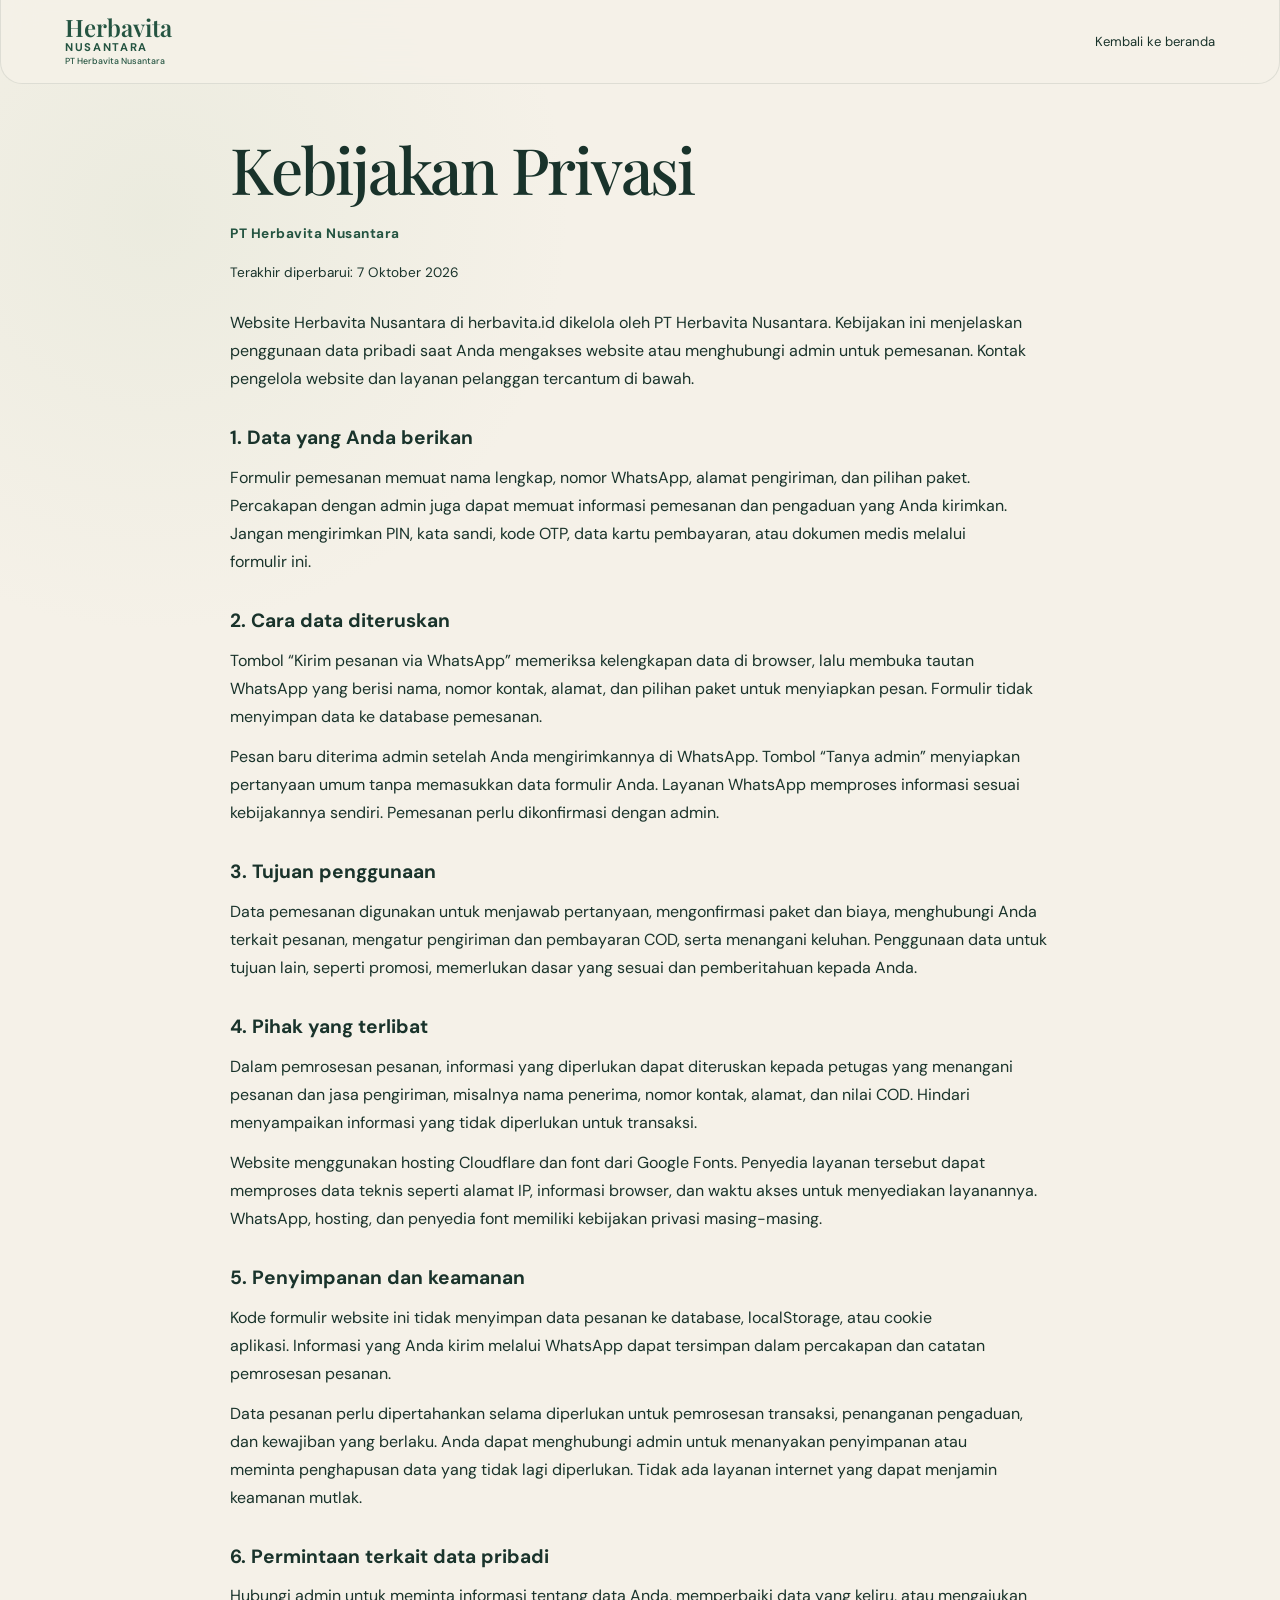
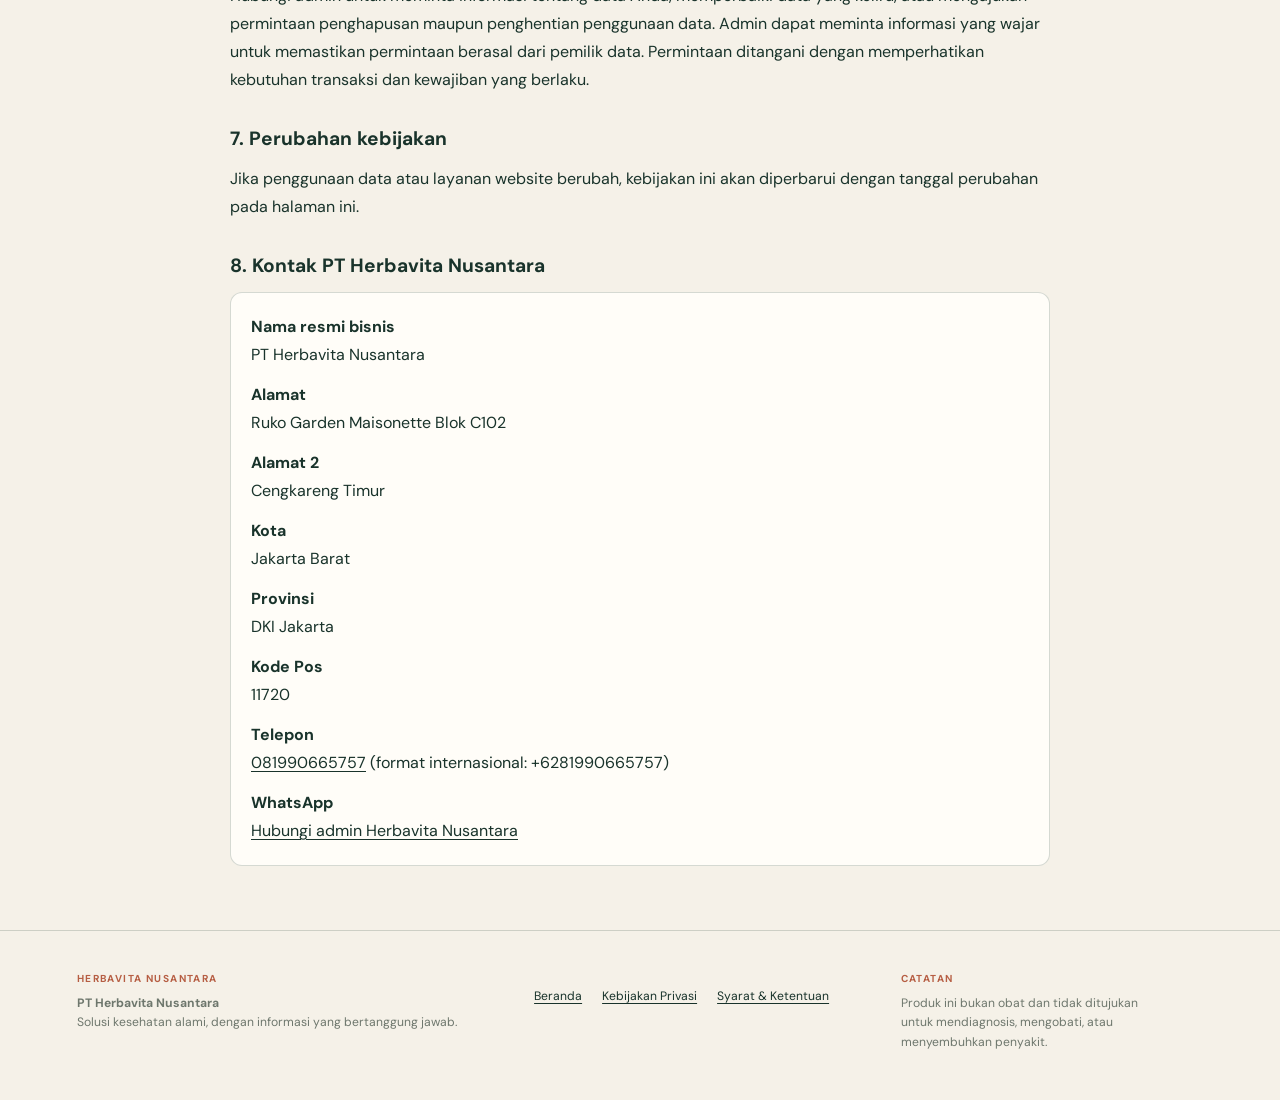
<file: kebijakan-privasi.html>
<!doctype html>
<html lang="id">
  <head>
    <meta charset="utf-8" />
    <meta name="viewport" content="width=device-width, initial-scale=1" />
    <meta name="description" content="Kebijakan Privasi PT Herbavita Nusantara: penggunaan data pemesanan, layanan pihak ketiga, serta kontak untuk pertanyaan dan permintaan terkait data pribadi." />
    <title>Kebijakan Privasi | PT Herbavita Nusantara</title>
    <link rel="icon" href="assets/favicon.svg" type="image/svg+xml" />
    <link rel="stylesheet" href="styles.css?v=16" />
    <link rel="stylesheet" href="legal.css?v=2" />
  </head>
  <body class="legal-page">
    <header class="site-header">
      <a class="brand-mark herbavita-brand" href="index.html" aria-label="Herbavita Nusantara, kembali ke beranda"><span>Herbavita<span>Nusantara</span><small>PT Herbavita Nusantara</small></span></a>
      <nav aria-label="Navigasi utama"><a href="index.html">Kembali ke beranda</a></nav>
    </header>
    <main class="legal-main">
      <h1>Kebijakan Privasi</h1>
      <p class="business-intro">PT Herbavita Nusantara</p>
      <p class="legal-updated">Terakhir diperbarui: <time datetime="2026-10-07">7 Oktober 2026</time></p>
      <p>Website Herbavita Nusantara di herbavita.id dikelola oleh PT Herbavita Nusantara. Kebijakan ini menjelaskan penggunaan data pribadi saat Anda mengakses website atau menghubungi admin untuk pemesanan. Kontak pengelola website dan layanan pelanggan tercantum di bawah.</p>

      <h2>1. Data yang Anda berikan</h2>
      <p>Formulir pemesanan memuat nama lengkap, nomor WhatsApp, alamat pengiriman, dan pilihan paket. Percakapan dengan admin juga dapat memuat informasi pemesanan dan pengaduan yang Anda kirimkan. Jangan mengirimkan PIN, kata sandi, kode OTP, data kartu pembayaran, atau dokumen medis melalui formulir ini.</p>

      <h2>2. Cara data diteruskan</h2>
      <p>Tombol “Kirim pesanan via WhatsApp” memeriksa kelengkapan data di browser, lalu membuka tautan WhatsApp yang berisi nama, nomor kontak, alamat, dan pilihan paket untuk menyiapkan pesan. Formulir tidak menyimpan data ke database pemesanan.</p>
      <p>Pesan baru diterima admin setelah Anda mengirimkannya di WhatsApp. Tombol “Tanya admin” menyiapkan pertanyaan umum tanpa memasukkan data formulir Anda. Layanan WhatsApp memproses informasi sesuai kebijakannya sendiri. Pemesanan perlu dikonfirmasi dengan admin.</p>

      <h2>3. Tujuan penggunaan</h2>
      <p>Data pemesanan digunakan untuk menjawab pertanyaan, mengonfirmasi paket dan biaya, menghubungi Anda terkait pesanan, mengatur pengiriman dan pembayaran COD, serta menangani keluhan. Penggunaan data untuk tujuan lain, seperti promosi, memerlukan dasar yang sesuai dan pemberitahuan kepada Anda.</p>

      <h2>4. Pihak yang terlibat</h2>
      <p>Dalam pemrosesan pesanan, informasi yang diperlukan dapat diteruskan kepada petugas yang menangani pesanan dan jasa pengiriman, misalnya nama penerima, nomor kontak, alamat, dan nilai COD. Hindari menyampaikan informasi yang tidak diperlukan untuk transaksi.</p>
      <p>Website menggunakan hosting Cloudflare dan font dari Google Fonts. Penyedia layanan tersebut dapat memproses data teknis seperti alamat IP, informasi browser, dan waktu akses untuk menyediakan layanannya. WhatsApp, hosting, dan penyedia font memiliki kebijakan privasi masing-masing.</p>

      <h2>5. Penyimpanan dan keamanan</h2>
      <p>Kode formulir website ini tidak menyimpan data pesanan ke database, localStorage, atau cookie aplikasi. Informasi yang Anda kirim melalui WhatsApp dapat tersimpan dalam percakapan dan catatan pemrosesan pesanan.</p>
      <p>Data pesanan perlu dipertahankan selama diperlukan untuk pemrosesan transaksi, penanganan pengaduan, dan kewajiban yang berlaku. Anda dapat menghubungi admin untuk menanyakan penyimpanan atau meminta penghapusan data yang tidak lagi diperlukan. Tidak ada layanan internet yang dapat menjamin keamanan mutlak.</p>

      <h2>6. Permintaan terkait data pribadi</h2>
      <p>Hubungi admin untuk meminta informasi tentang data Anda, memperbaiki data yang keliru, atau mengajukan permintaan penghapusan maupun penghentian penggunaan data. Admin dapat meminta informasi yang wajar untuk memastikan permintaan berasal dari pemilik data. Permintaan ditangani dengan memperhatikan kebutuhan transaksi dan kewajiban yang berlaku.</p>

      <h2>7. Perubahan kebijakan</h2>
      <p>Jika penggunaan data atau layanan website berubah, kebijakan ini akan diperbarui dengan tanggal perubahan pada halaman ini.</p>

      <h2>8. Kontak PT Herbavita Nusantara</h2>
      <div class="legal-contact">
        <dl>
          <dt>Nama resmi bisnis</dt><dd>PT Herbavita Nusantara</dd>
          <dt>Alamat</dt><dd>Ruko Garden Maisonette Blok C102</dd>
          <dt>Alamat 2</dt><dd>Cengkareng Timur</dd>
          <dt>Kota</dt><dd>Jakarta Barat</dd>
          <dt>Provinsi</dt><dd>DKI Jakarta</dd>
          <dt>Kode Pos</dt><dd>11720</dd>
          <dt>Telepon</dt><dd><a href="tel:+6281990665757">081990665757</a> (format internasional: +6281990665757)</dd>
          <dt>WhatsApp</dt><dd><a href="https://wa.me/6281990665757" target="_blank" rel="noopener noreferrer">Hubungi admin Herbavita Nusantara</a></dd>
        </dl>
      </div>
    </main>
    <footer class="site-footer">
      <div><p class="footer-label">Herbavita Nusantara</p><p><strong>PT Herbavita Nusantara</strong></p><p>Solusi kesehatan alami, dengan informasi yang bertanggung jawab.</p></div>
      <nav class="footer-links" aria-label="Informasi website"><a href="index.html">Beranda</a><a href="kebijakan-privasi.html" aria-current="page">Kebijakan Privasi</a><a href="syarat-ketentuan.html">Syarat &amp; Ketentuan</a></nav>
      <div><p class="footer-label">Catatan</p><p>Produk ini bukan obat dan tidak ditujukan untuk mendiagnosis, mengobati, atau menyembuhkan penyakit.</p></div>
    </footer>
  <script type="module" src="https://static.cloudflareinsights.com/beacon.min.js/v31edd6df95cf4e85bb4c19e7a9bdbcba1788362987495" integrity="sha512-iIg7k2xntmwu6/uSb5tpc/hySgZc4eoL31yB29W6tJFo2akwjPWcEqnCEdJvGexCL0KEQwVYv5BlowfhVz26hg==" data-cf-beacon='{"version":"2024.11.0","token":"fbeb2f4fb5a64e6eb7a57322ea0f8199","r":1,"spa":2}' crossorigin="anonymous"></script>
</body>
</html>
</file>
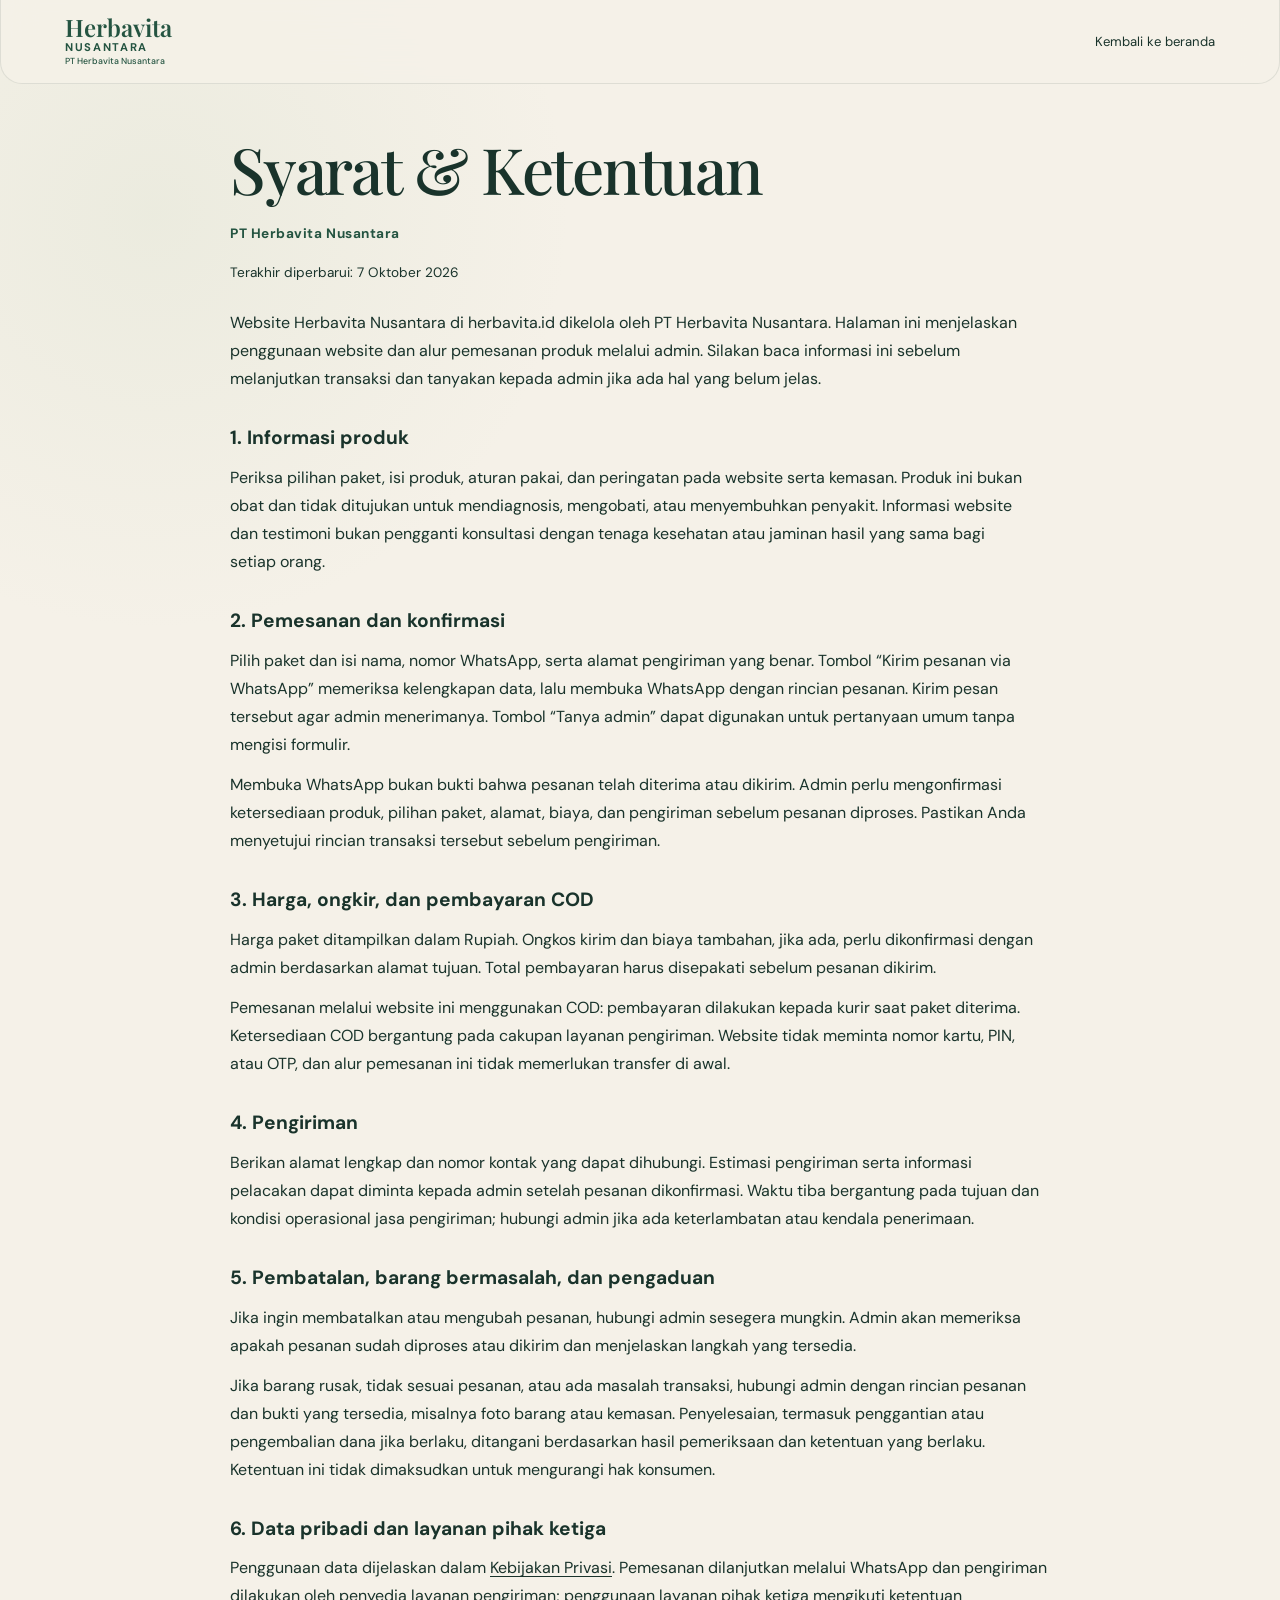
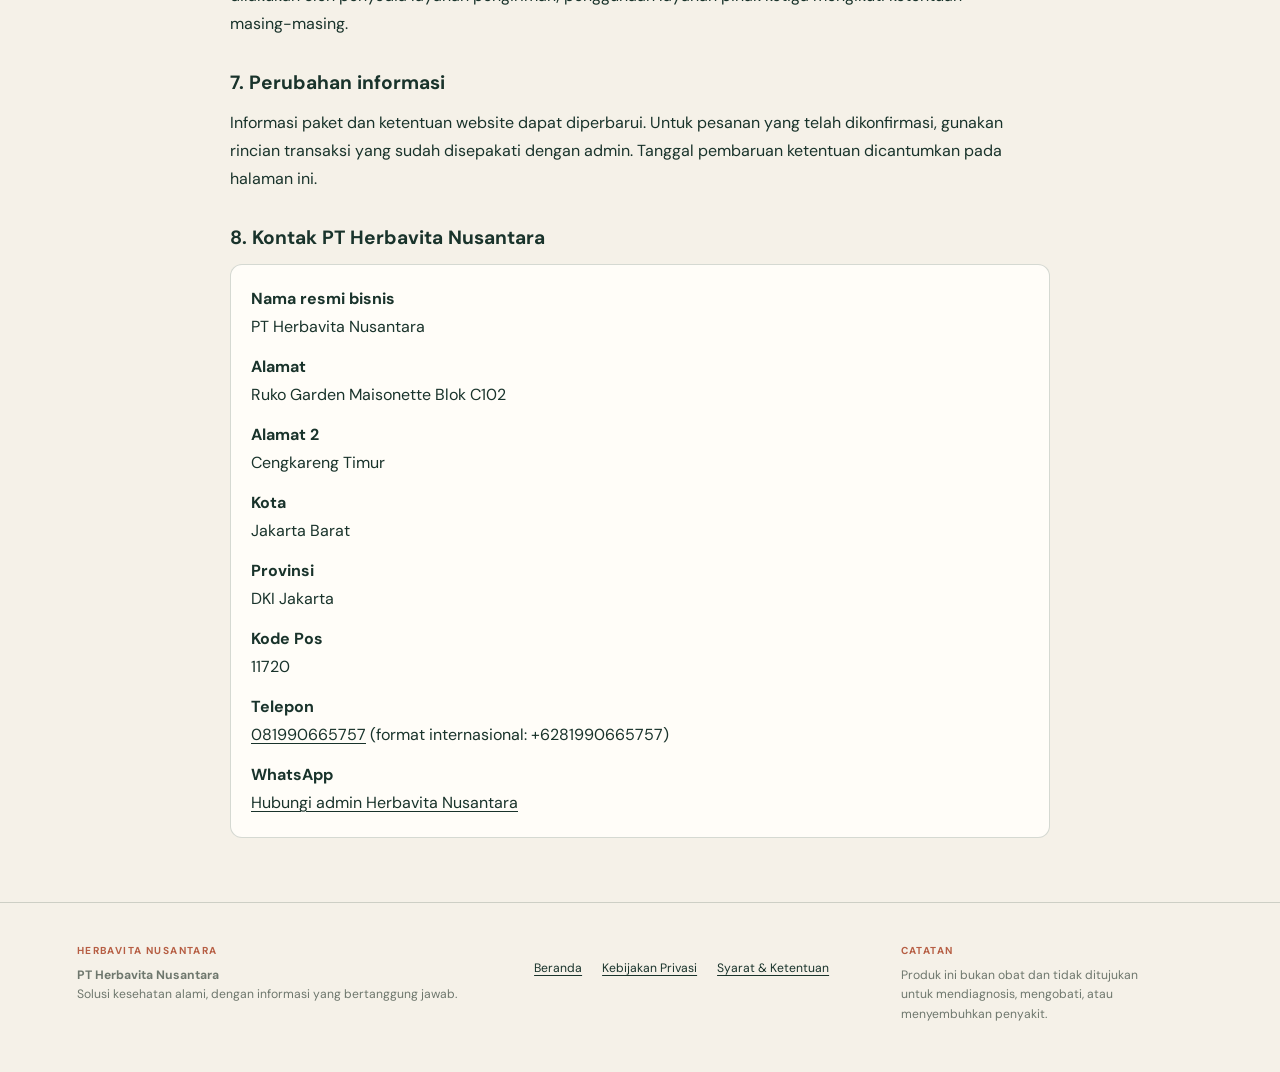
<file: syarat-ketentuan.html>
<!doctype html>
<html lang="id">
  <head>
    <meta charset="utf-8" />
    <meta name="viewport" content="width=device-width, initial-scale=1" />
    <meta name="description" content="Syarat dan Ketentuan PT Herbavita Nusantara: pemesanan melalui WhatsApp, pembayaran COD, konfirmasi biaya, pengiriman, dan pengaduan pelanggan." />
    <title>Syarat &amp; Ketentuan | PT Herbavita Nusantara</title>
    <link rel="icon" href="assets/favicon.svg" type="image/svg+xml" />
    <link rel="stylesheet" href="styles.css?v=16" />
    <link rel="stylesheet" href="legal.css?v=2" />
  </head>
  <body class="legal-page">
    <header class="site-header">
      <a class="brand-mark herbavita-brand" href="index.html" aria-label="Herbavita Nusantara, kembali ke beranda"><span>Herbavita<span>Nusantara</span><small>PT Herbavita Nusantara</small></span></a>
      <nav aria-label="Navigasi utama"><a href="index.html">Kembali ke beranda</a></nav>
    </header>
    <main class="legal-main">
      <h1>Syarat &amp; Ketentuan</h1>
      <p class="business-intro">PT Herbavita Nusantara</p>
      <p class="legal-updated">Terakhir diperbarui: <time datetime="2026-10-07">7 Oktober 2026</time></p>
      <p>Website Herbavita Nusantara di herbavita.id dikelola oleh PT Herbavita Nusantara. Halaman ini menjelaskan penggunaan website dan alur pemesanan produk melalui admin. Silakan baca informasi ini sebelum melanjutkan transaksi dan tanyakan kepada admin jika ada hal yang belum jelas.</p>

      <h2>1. Informasi produk</h2>
      <p>Periksa pilihan paket, isi produk, aturan pakai, dan peringatan pada website serta kemasan. Produk ini bukan obat dan tidak ditujukan untuk mendiagnosis, mengobati, atau menyembuhkan penyakit. Informasi website dan testimoni bukan pengganti konsultasi dengan tenaga kesehatan atau jaminan hasil yang sama bagi setiap orang.</p>

      <h2>2. Pemesanan dan konfirmasi</h2>
      <p>Pilih paket dan isi nama, nomor WhatsApp, serta alamat pengiriman yang benar. Tombol “Kirim pesanan via WhatsApp” memeriksa kelengkapan data, lalu membuka WhatsApp dengan rincian pesanan. Kirim pesan tersebut agar admin menerimanya. Tombol “Tanya admin” dapat digunakan untuk pertanyaan umum tanpa mengisi formulir.</p>
      <p>Membuka WhatsApp bukan bukti bahwa pesanan telah diterima atau dikirim. Admin perlu mengonfirmasi ketersediaan produk, pilihan paket, alamat, biaya, dan pengiriman sebelum pesanan diproses. Pastikan Anda menyetujui rincian transaksi tersebut sebelum pengiriman.</p>

      <h2>3. Harga, ongkir, dan pembayaran COD</h2>
      <p>Harga paket ditampilkan dalam Rupiah. Ongkos kirim dan biaya tambahan, jika ada, perlu dikonfirmasi dengan admin berdasarkan alamat tujuan. Total pembayaran harus disepakati sebelum pesanan dikirim.</p>
      <p>Pemesanan melalui website ini menggunakan COD: pembayaran dilakukan kepada kurir saat paket diterima. Ketersediaan COD bergantung pada cakupan layanan pengiriman. Website tidak meminta nomor kartu, PIN, atau OTP, dan alur pemesanan ini tidak memerlukan transfer di awal.</p>

      <h2>4. Pengiriman</h2>
      <p>Berikan alamat lengkap dan nomor kontak yang dapat dihubungi. Estimasi pengiriman serta informasi pelacakan dapat diminta kepada admin setelah pesanan dikonfirmasi. Waktu tiba bergantung pada tujuan dan kondisi operasional jasa pengiriman; hubungi admin jika ada keterlambatan atau kendala penerimaan.</p>

      <h2>5. Pembatalan, barang bermasalah, dan pengaduan</h2>
      <p>Jika ingin membatalkan atau mengubah pesanan, hubungi admin sesegera mungkin. Admin akan memeriksa apakah pesanan sudah diproses atau dikirim dan menjelaskan langkah yang tersedia.</p>
      <p>Jika barang rusak, tidak sesuai pesanan, atau ada masalah transaksi, hubungi admin dengan rincian pesanan dan bukti yang tersedia, misalnya foto barang atau kemasan. Penyelesaian, termasuk penggantian atau pengembalian dana jika berlaku, ditangani berdasarkan hasil pemeriksaan dan ketentuan yang berlaku. Ketentuan ini tidak dimaksudkan untuk mengurangi hak konsumen.</p>

      <h2>6. Data pribadi dan layanan pihak ketiga</h2>
      <p>Penggunaan data dijelaskan dalam <a href="kebijakan-privasi.html">Kebijakan Privasi</a>. Pemesanan dilanjutkan melalui WhatsApp dan pengiriman dilakukan oleh penyedia layanan pengiriman; penggunaan layanan pihak ketiga mengikuti ketentuan masing-masing.</p>

      <h2>7. Perubahan informasi</h2>
      <p>Informasi paket dan ketentuan website dapat diperbarui. Untuk pesanan yang telah dikonfirmasi, gunakan rincian transaksi yang sudah disepakati dengan admin. Tanggal pembaruan ketentuan dicantumkan pada halaman ini.</p>

      <h2>8. Kontak PT Herbavita Nusantara</h2>
      <div class="legal-contact">
        <dl>
          <dt>Nama resmi bisnis</dt><dd>PT Herbavita Nusantara</dd>
          <dt>Alamat</dt><dd>Ruko Garden Maisonette Blok C102</dd>
          <dt>Alamat 2</dt><dd>Cengkareng Timur</dd>
          <dt>Kota</dt><dd>Jakarta Barat</dd>
          <dt>Provinsi</dt><dd>DKI Jakarta</dd>
          <dt>Kode Pos</dt><dd>11720</dd>
          <dt>Telepon</dt><dd><a href="tel:+6281990665757">081990665757</a> (format internasional: +6281990665757)</dd>
          <dt>WhatsApp</dt><dd><a href="https://wa.me/6281990665757" target="_blank" rel="noopener noreferrer">Hubungi admin Herbavita Nusantara</a></dd>
        </dl>
      </div>
    </main>
    <footer class="site-footer">
      <div><p class="footer-label">Herbavita Nusantara</p><p><strong>PT Herbavita Nusantara</strong></p><p>Solusi kesehatan alami, dengan informasi yang bertanggung jawab.</p></div>
      <nav class="footer-links" aria-label="Informasi website"><a href="index.html">Beranda</a><a href="kebijakan-privasi.html">Kebijakan Privasi</a><a href="syarat-ketentuan.html" aria-current="page">Syarat &amp; Ketentuan</a></nav>
      <div><p class="footer-label">Catatan</p><p>Produk ini bukan obat dan tidak ditujukan untuk mendiagnosis, mengobati, atau menyembuhkan penyakit.</p></div>
    </footer>
  <script type="module" src="https://static.cloudflareinsights.com/beacon.min.js/v31edd6df95cf4e85bb4c19e7a9bdbcba1788362987495" integrity="sha512-iIg7k2xntmwu6/uSb5tpc/hySgZc4eoL31yB29W6tJFo2akwjPWcEqnCEdJvGexCL0KEQwVYv5BlowfhVz26hg==" data-cf-beacon='{"version":"2024.11.0","token":"fbeb2f4fb5a64e6eb7a57322ea0f8199","r":1,"spa":2}' crossorigin="anonymous"></script>
</body>
</html>
</file>
<file: styles.css>
@import url('https://fonts.googleapis.com/css2?family=DM+Sans:wght@400;500;600;700&family=Playfair+Display:ital,wght@0,500;0,600;1,500;1,600&display=swap');

:root{--paper:#f5f1e8;--ink:#19332b;--forest:#245441;--sage:#c5d4ba;--clay:#b65e43;--line:rgba(25,51,43,.18);--muted:#6e776d;--white:#fffdf8;--shadow:0 22px 48px rgba(25,51,43,.12),0 2px 6px rgba(25,51,43,.08);--radius:28px}
*{box-sizing:border-box}html{scroll-behavior:smooth;-webkit-font-smoothing:antialiased}body{margin:0;background:var(--paper);color:var(--ink);font-family:"DM Sans",sans-serif;overflow-x:hidden}h1,h2,h3,p{margin:0}h1,h2{font-family:"Playfair Display",Georgia,serif;font-weight:500;letter-spacing:-.035em;text-wrap:balance}p,li{ text-wrap:pretty}h1{font-size:clamp(3.2rem,7.2vw,7.6rem);line-height:.95}h2{font-size:clamp(2.5rem,5vw,5rem);line-height:1.02}em{color:var(--clay);font-style:italic}.grain{position:fixed;inset:0;pointer-events:none;z-index:5;opacity:.045;background-image:url("data:image/svg+xml,%3Csvg viewBox='0 0 180 180' xmlns='http://www.w3.org/2000/svg'%3E%3Cfilter id='n'%3E%3CfeTurbulence type='fractalNoise' baseFrequency='.8' numOctaves='3' stitchTiles='stitch'/%3E%3C/filter%3E%3Crect width='100%25' height='100%25' filter='url(%23n)' opacity='.5'/%3E%3C/svg%3E")}.site-header{height:76px;display:flex;align-items:center;justify-content:space-between;max-width:1400px;margin:auto;padding:0 6vw;position:relative;z-index:10}.wordmark{font-size:1.15rem;font-weight:700;letter-spacing:.08em}.wordmark span{display:inline-grid;place-items:center;background:var(--forest);color:var(--paper);width:32px;height:32px;border-radius:50%;font-size:.76rem;margin-right:5px}.site-header nav{display:flex;align-items:center;gap:2.2rem;font-size:.82rem}.site-header nav a{color:var(--ink)}.nav-cta{padding:11px 16px;background:var(--ink);color:var(--paper)!important;border-radius:999px}.nav-cta span,.button span{margin-left:10px}.section-pad{max-width:1400px;margin:auto;padding:9rem 6vw}.hero{min-height:calc(100dvh - 76px);display:grid;grid-template-columns:1.08fr .92fr;align-items:center;gap:5vw;padding-top:5rem}.eyebrow,.section-label{font-size:.7rem;text-transform:uppercase;letter-spacing:.16em;font-weight:700;color:var(--clay);margin-bottom:1.6rem}.hero-subtitle{max-width:560px;font-size:1.05rem;line-height:1.7;color:var(--muted);margin-top:2rem}.hero-actions{display:flex;align-items:center;gap:1.4rem;margin-top:2.3rem}.button{display:inline-flex;align-items:center;justify-content:center;min-height:48px;padding:0 20px;border:0;border-radius:999px;font:600 .84rem "DM Sans",sans-serif;cursor:pointer;transition-property:transform,background-color,box-shadow;transition-duration:180ms}.button:active{transform:scale(.96)}.button-primary{background:var(--clay);color:var(--white);box-shadow:0 12px 22px rgba(182,94,67,.22)}.button-primary:hover{background:#9e4d36;transform:translateY(-2px)}.micro-note{font-size:.68rem;line-height:1.45;color:var(--muted)}.micro-note strong{color:var(--clay);font-weight:600}.hero-meta{display:flex;gap:2.8rem;border-top:1px solid var(--line);margin-top:4rem;padding-top:1.4rem}.hero-meta div{display:flex;align-items:center;gap:.65rem}.meta-number{font-size:1.8rem;font-weight:600;letter-spacing:-.06em}.hero-meta div span:last-child{font-size:.65rem;line-height:1.2;text-transform:uppercase;letter-spacing:.1em;color:var(--muted)}.hero-visual{position:relative;max-width:600px;justify-self:end}.hero-visual img,.ritual-image img{display:block;width:100%;height:auto;outline:1px solid rgba(0,0,0,.1);outline-offset:-1px;border-radius:var(--radius);box-shadow:var(--shadow)}.stamp{position:absolute;top:-24px;right:-28px;width:100px;height:100px;border-radius:50%;background:var(--clay);color:var(--white);display:grid;place-content:center;text-align:center;font:600 .62rem "DM Sans",sans-serif;letter-spacing:.1em;transform:rotate(10deg);z-index:2}.stamp small{font-size:.48rem;font-weight:400;margin-top:5px}.image-caption{position:absolute;bottom:20px;left:24px;background:rgba(255,253,248,.88);backdrop-filter:blur(10px);padding:11px 14px;border-radius:14px;font-size:.72rem;line-height:1.35}.image-caption span{color:var(--muted)}.marquee{overflow:hidden;display:flex;gap:2rem;align-items:center;border-top:1px solid var(--line);border-bottom:1px solid var(--line);padding:14px 6vw;color:var(--forest);font-size:.7rem;font-weight:700;letter-spacing:.18em;white-space:nowrap}.marquee i{color:var(--clay);font-style:normal}.story{padding-top:10rem}.story-grid{display:grid;grid-template-columns:1.45fr .75fr;gap:9vw}.story-heading h2{max-width:740px}.story-body{padding-top:1rem}.story-body p{color:var(--muted);line-height:1.75;font-size:1rem}.text-link{display:inline-block;margin-top:2.4rem;font-size:.78rem;font-weight:700;color:var(--forest);border-bottom:1px solid var(--forest);padding-bottom:5px}.text-link span{margin-left:8px}.symptom-line{display:flex;justify-content:space-between;gap:1rem;border-top:1px solid var(--line);margin-top:7rem;padding-top:1.3rem;color:var(--muted);font-size:.63rem;letter-spacing:.15em}.benefits{background:var(--forest);color:var(--paper);max-width:none;padding-left:max(6vw,calc((100vw - 1400px)/2));padding-right:max(6vw,calc((100vw - 1400px)/2))}.benefits .section-label{color:var(--sage)}.benefit-layout{display:grid;grid-template-columns:1fr 1fr;gap:9vw}.benefit-layout h2{max-width:520px}.muted{color:rgba(245,241,232,.65);line-height:1.7;margin-top:1.8rem;max-width:360px}.benefit-list{border-top:1px solid rgba(245,241,232,.28)}.benefit-item{display:grid;grid-template-columns:48px 1fr;gap:1rem;padding:1.8rem 0;border-bottom:1px solid rgba(245,241,232,.28)}.benefit-index{font-size:.7rem;color:var(--sage);padding-top:.3rem}.benefit-item h3{font-size:1.18rem;font-weight:600}.benefit-item p{font-size:.88rem;color:rgba(245,241,232,.65);line-height:1.6;margin-top:.45rem}.ritual{display:grid;grid-template-columns:.95fr 1.05fr;gap:9vw;align-items:center}.ritual-image{max-width:540px}.ritual-copy h2{max-width:560px}.dose{display:grid;grid-template-columns:72px 1fr;grid-template-rows:1fr 1fr;column-gap:1rem;border-top:1px solid var(--line);padding:1.2rem 0}.dose:first-of-type{margin-top:2.8rem}.dose span{grid-row:1/3;font-size:3.2rem;line-height:1;color:var(--clay);font-family:"Playfair Display",Georgia,serif}.dose strong{font-size:.95rem}.dose small{color:var(--muted);font-size:.75rem}.fine-print{font-size:.74rem;color:var(--muted);line-height:1.6;margin-top:1.8rem;max-width:480px}.pricing{background:#e9e3d6;max-width:none;padding-left:max(6vw,calc((100vw - 1400px)/2));padding-right:max(6vw,calc((100vw - 1400px)/2))}.pricing-head{display:flex;justify-content:space-between;align-items:end;gap:3rem}.pricing-head h2{max-width:670px}.pricing-head p{max-width:280px;color:var(--muted);font-size:.85rem;line-height:1.6}.package-list{display:grid;grid-template-columns:1fr 1.16fr 1fr;gap:1.2rem;align-items:stretch;margin-top:4rem}.package{position:relative;background:var(--white);padding:2rem;border-radius:24px;box-shadow:0 10px 30px rgba(25,51,43,.08);display:flex;flex-direction:column;min-height:250px;transition-property:transform,box-shadow;transition-duration:180ms}.package:hover{transform:translateY(-6px);box-shadow:var(--shadow)}.package.featured{background:var(--forest);color:var(--paper);transform:translateY(-16px)}.package.featured:hover{transform:translateY(-22px)}.package-tag{font-size:.63rem;letter-spacing:.12em;text-transform:uppercase;color:var(--clay);font-weight:700}.featured .package-tag{color:var(--sage)}.package h3{font-size:1rem;font-weight:600;margin-top:2.6rem}.package-price{font:500 2.6rem "Playfair Display",Georgia,serif;letter-spacing:-.05em;margin-top:auto}.package-note{font-size:.73rem;color:var(--muted);margin-top:.3rem}.featured .package-note{color:rgba(245,241,232,.65)}.package-select{margin-top:1.4rem;min-height:44px;border:1px solid var(--line);background:transparent;color:inherit;border-radius:999px;font:600 .76rem "DM Sans",sans-serif;cursor:pointer}.featured .package-select{border-color:rgba(245,241,232,.35)}.package-select:focus-visible{outline:2px solid var(--clay);outline-offset:2px}.documents{padding-bottom:6rem}.documents-head{display:grid;grid-template-columns:1fr .6fr;gap:8vw}.documents-head h2{max-width:660px}.documents-head p{color:var(--muted);line-height:1.7;font-size:.9rem}.document-list{display:grid;grid-template-columns:repeat(2,1fr);gap:0 4rem;margin-top:4rem;border-top:1px solid var(--line)}.document-item{display:flex;justify-content:space-between;gap:1rem;border-bottom:1px solid var(--line);padding:1.15rem 0;font-size:.82rem}.document-item strong{font-weight:600}.document-item span{color:var(--clay);font-size:.72rem;text-align:right}.order{padding-top:3rem;padding-bottom:9rem}.order-card{background:var(--ink);color:var(--paper);border-radius:var(--radius);display:grid;grid-template-columns:.9fr 1.1fr;gap:8vw;padding:4rem clamp(1.5rem,6vw,6rem);box-shadow:var(--shadow)}.order .section-label{color:var(--sage)}.order-intro h2{max-width:480px}.order-intro p{color:rgba(245,241,232,.62);font-size:.9rem;line-height:1.7;margin-top:1.4rem}.order form{display:grid;gap:1.1rem}.field{display:grid;gap:.45rem}.field label{font-size:.74rem;font-weight:600}.field input,.field select{width:100%;min-height:48px;padding:0 14px;border:1px solid rgba(245,241,232,.25);background:rgba(245,241,232,.07);color:var(--paper);border-radius:12px;font:400 .86rem "DM Sans",sans-serif}.field select option{color:var(--ink)}.field input::placeholder{color:rgba(245,241,232,.42)}.field input:focus,.field select:focus{outline:2px solid var(--sage);outline-offset:2px}.field-error{min-height:14px;color:#efa792;font-size:.7rem}.button-submit{justify-self:start;margin-top:.4rem}.form-status{min-height:20px;color:var(--sage);font-size:.78rem;line-height:1.5}.site-footer{display:grid;grid-template-columns:1.3fr 1fr 1fr;gap:4rem;max-width:1400px;margin:auto;padding:3rem 6vw 4rem;border-top:1px solid var(--line);font-size:.76rem;color:var(--muted);line-height:1.6}.site-footer .wordmark{color:var(--ink);display:inline-block;margin-bottom:.8rem}.footer-label{color:var(--clay);font-weight:700;font-size:.63rem;text-transform:uppercase;letter-spacing:.14em;margin-bottom:.4rem}
.reveal{animation:reveal-up .8s cubic-bezier(.16,1,.3,1) both}.reveal-delay-2{animation-delay:.16s}@keyframes reveal-up{from{opacity:0;transform:translateY(18px);filter:blur(4px)}to{opacity:1;transform:translateY(0);filter:blur(0)}}@media(max-width:900px){.site-header{padding:0 5vw}.site-header nav a:not(.nav-cta){display:none}.section-pad{padding:6.5rem 5vw}.hero,.story-grid,.benefit-layout,.ritual,.order-card,.documents-head{grid-template-columns:1fr;gap:3rem}.hero{min-height:auto;padding-top:4rem}.hero-visual{justify-self:stretch;max-width:none}.hero-meta{margin-top:3rem}.story-grid{gap:1.5rem}.symptom-line{margin-top:4rem;overflow:auto}.benefit-layout{gap:3.5rem}.package-list{grid-template-columns:1fr}.package.featured,.package.featured:hover{transform:none}.pricing-head{display:block}.pricing-head p{margin-top:1.4rem}.document-list{grid-template-columns:1fr;margin-top:3rem}.site-footer{grid-template-columns:1fr 1fr;gap:2rem}.order-card{padding:3rem 1.5rem}}@media(max-width:520px){h1{font-size:3.35rem}.hero-actions{align-items:flex-start;flex-direction:column}.hero-meta{gap:1rem;justify-content:space-between}.meta-number{font-size:1.5rem}.meta-number+span{font-size:.56rem}.stamp{width:78px;height:78px;right:-8px;top:-16px;font-size:.5rem}.image-caption{left:12px;bottom:12px}.section-pad{padding-top:5.5rem;padding-bottom:5.5rem}.story{padding-top:6rem}.site-footer{grid-template-columns:1fr;padding-left:5vw;padding-right:5vw}.button{min-height:50px}.package{min-height:230px}}
.field textarea{width:100%;min-height:88px;padding:12px 14px;border:1px solid rgba(245,241,232,.25);background:rgba(245,241,232,.07);color:var(--paper);border-radius:12px;font:400 .86rem/1.5 "DM Sans",sans-serif;resize:vertical}.field textarea::placeholder{color:rgba(245,241,232,.42)}.field textarea:focus{outline:2px solid var(--sage);outline-offset:2px}
.brand-mark{display:inline-flex;align-items:center;height:64px}.brand-mark img{display:block;width:auto;height:54px}.brand-mark-footer{height:auto;margin-bottom:.8rem}.brand-mark-footer img{height:82px}@media(max-width:520px){.brand-mark{height:58px}.brand-mark img{height:46px}.brand-mark-footer img{height:72px}}
.order-form{display:grid;gap:1.1rem}.order-actions{display:flex;align-items:center;flex-wrap:wrap;gap:.75rem;margin-top:.4rem}.order-actions .button-submit{margin-top:0}.button-whatsapp{background:#25d366;color:#103f25;box-shadow:0 10px 22px rgba(37,211,102,.18)}.button-whatsapp:hover:not(:disabled){background:#4ade80;transform:translateY(-2px)}.button-whatsapp:disabled{background:rgba(245,241,232,.12);color:rgba(245,241,232,.42);box-shadow:none;cursor:not-allowed}.whatsapp-note{min-height:16px;color:rgba(245,241,232,.55);font-size:.7rem;line-height:1.45}.order-dialog{width:min(940px,calc(100% - 2rem));max-height:calc(100dvh - 2rem);padding:0;border:0;border-radius:var(--radius);background:transparent;box-shadow:var(--shadow);overflow:auto}.order-dialog::backdrop{background:rgba(10,28,23,.74);backdrop-filter:blur(6px)}.dialog-shell{position:relative;display:grid;grid-template-columns:.78fr 1.22fr;gap:clamp(2rem,6vw,5rem);padding:clamp(2rem,5vw,4rem);background:var(--ink);color:var(--paper)}.dialog-heading{align-self:start;position:sticky;top:0}.dialog-heading .section-label{color:var(--sage)}.dialog-heading h2{font-size:clamp(2.5rem,5vw,4.5rem)}.dialog-heading p{margin-top:1.25rem;color:rgba(245,241,232,.62);font-size:.86rem;line-height:1.65}.dialog-close{position:absolute;top:1rem;right:1rem;z-index:2;width:44px;height:44px;border:1px solid rgba(245,241,232,.24);border-radius:50%;background:rgba(245,241,232,.08);color:var(--paper);font:300 1.7rem/1 "DM Sans",sans-serif;cursor:pointer;transition-property:background-color,transform;transition-duration:180ms}.dialog-close:hover{background:rgba(245,241,232,.16)}.dialog-close:active{transform:scale(.96)}.dialog-close:focus-visible{outline:2px solid var(--sage);outline-offset:2px}

/* Compact editorial rhythm keeps the purchase path visible without flattening the hierarchy. */
body{background:radial-gradient(circle at 12% 8%,rgba(197,212,186,.2),transparent 26rem),var(--paper)}.site-header{height:84px;position:sticky;top:0;background:rgba(245,241,232,.86);border-bottom:1px solid rgba(25,51,43,.08);backdrop-filter:blur(16px);z-index:20}.site-header .brand-mark img{height:62px}.nav-cta{display:inline-flex;align-items:center;min-height:44px}.section-pad{padding-top:clamp(5.5rem,7vw,7rem);padding-bottom:clamp(5.5rem,7vw,7rem)}.hero{min-height:calc(100dvh - 84px);padding-top:clamp(3rem,5vw,5rem);padding-bottom:clamp(4rem,6vw,6rem)}.hero-copy{max-width:680px}.hero-visual{max-width:560px}.hero-meta{margin-top:3rem}.meta-number,.package-price{font-variant-numeric:tabular-nums}.story{padding-top:7rem}.symptom-line{margin-top:5rem}.package-list{gap:1rem;margin-top:3.25rem}.package{min-height:232px;padding:1.75rem;border-radius:22px}.package h3{margin-top:2rem}.package-select{min-height:46px;transition-property:background-color,color,transform;transition-duration:180ms}.package-select:hover{background:var(--ink);color:var(--paper)}.featured .package-select:hover{background:var(--paper);color:var(--ink)}.package-select:active{transform:scale(.96)}.documents{padding-top:6rem;padding-bottom:5rem}.document-list{margin-top:3rem}.order{padding-top:2rem;padding-bottom:6rem}.order-card{gap:clamp(2rem,7vw,6rem);padding:clamp(2rem,5vw,4.25rem)}.order-cta-card{grid-template-columns:1.15fr .85fr;align-items:center}.order-cta-action{max-width:360px;justify-self:end}.order-cta-action p{margin-bottom:1.4rem;color:rgba(245,241,232,.62);font-size:.82rem;line-height:1.6}.order-cta-action .button{min-width:210px}.site-footer{padding-top:2.5rem;padding-bottom:3rem}.order-dialog{width:min(960px,calc(100% - 2rem));opacity:0;transform:translateY(12px) scale(.985);transition-property:opacity,transform,display,overlay;transition-duration:220ms;transition-behavior:allow-discrete}.order-dialog[open]{opacity:1;transform:translateY(0) scale(1)}@starting-style{.order-dialog[open]{opacity:0;transform:translateY(12px) scale(.985)}}.dialog-shell{grid-template-columns:.82fr 1.18fr;gap:clamp(2rem,5vw,4.5rem);padding:clamp(2.25rem,4.5vw,3.75rem)}.dialog-heading h2{font-size:clamp(2.8rem,5vw,4.25rem)}.field input,.field select{min-height:52px}.field textarea{min-height:96px}.order-form{gap:.85rem}.field-error{min-height:12px}.order-actions{margin-top:.25rem}.button:focus-visible,.package-select:focus-visible,.nav-cta:focus-visible,.text-link:focus-visible{outline:2px solid var(--clay);outline-offset:3px}

@media(max-width:900px){.site-header{height:76px}.site-header .brand-mark img{height:54px}.hero{min-height:auto}.section-pad{padding-top:5rem;padding-bottom:5rem}.order-cta-card{grid-template-columns:1fr;gap:1.75rem}.order-cta-action{max-width:none;justify-self:start}.order-cta-action p{max-width:440px}.documents{padding-top:5rem}.order{padding-top:1.5rem;padding-bottom:5rem}}
@media(max-width:720px){.order-dialog{width:calc(100% - 1rem);max-height:calc(100dvh - 1rem)}.dialog-shell{grid-template-columns:1fr;gap:1.5rem;padding:3.75rem 1.25rem 1.25rem}.dialog-heading{position:static}.dialog-heading h2{font-size:2.65rem}.dialog-heading p{margin-top:.85rem}.order-actions{align-items:stretch;flex-direction:column;margin-top:.35rem}.order-actions .button{width:100%}.order-form{gap:.65rem}}
@media(max-width:520px){h1{font-size:clamp(3rem,14vw,3.5rem)}h2{font-size:2.55rem}.site-header{padding-left:1rem;padding-right:1rem}.site-header .brand-mark img{height:50px}.site-header nav{gap:.75rem}.nav-cta{padding:11px 14px}.section-pad{padding-left:1.25rem;padding-right:1.25rem;padding-top:4.5rem;padding-bottom:4.5rem}.hero{padding-top:3rem}.hero-actions{gap:1rem}.hero-meta{gap:.75rem}.story{padding-top:5rem}.symptom-line{margin-top:3.5rem}.benefit-item{grid-template-columns:38px 1fr;padding:1.5rem 0}.package-list{margin-top:2.5rem}.package{min-height:214px}.documents{padding-top:4.5rem}.document-item{align-items:flex-start}.order-card{border-radius:24px;padding:2rem 1.25rem}.order{padding-top:1rem;padding-bottom:4.5rem}.order-cta-action .button{width:100%}.site-footer{padding-top:2rem}.brand-mark-footer img{height:68px}}
@media(prefers-reduced-motion:reduce){html{scroll-behavior:auto}.reveal{animation:none}.button,.package,.order-dialog,.dialog-close{transition:none}}
/* Keep CTA anchors visually consistent with buttons and clarify the three-step routine. */
.button{text-decoration:none}
.dose-list{margin-top:2.8rem;border-top:1px solid var(--line)}
.dose{border-bottom:1px solid var(--line)}

/* Editorial refinements for navigation, symptom cues, and social proof. */
.site-header{max-width:1480px;margin:0 auto;border:1px solid rgba(25,51,43,.1);border-top:0;border-radius:0 0 22px 22px;padding-left:clamp(1.25rem,5vw,4.5rem);padding-right:clamp(1.25rem,5vw,4.5rem)}
.site-header nav a:not(.nav-cta){position:relative;text-decoration:none;padding:10px 0}
.site-header nav a:not(.nav-cta)::after{content:"";position:absolute;left:0;right:100%;bottom:3px;height:2px;background:var(--clay);transition:right .2s ease}
.site-header nav a:not(.nav-cta):hover::after{right:0}
.nav-cta{padding:0 20px;box-shadow:0 8px 18px rgba(25,51,43,.13);transition:transform .18s ease,background-color .18s ease}
.nav-cta:hover{background:var(--forest);transform:translateY(-2px)}
.symptom-line{display:grid;grid-template-columns:repeat(4,1fr);gap:.75rem;border-top:0;margin-top:5rem;padding-top:0}
.symptom-line span{display:flex;align-items:center;gap:.65rem;padding:1rem 1.1rem;border:1px solid var(--line);border-radius:14px;background:rgba(255,253,248,.42);font-size:.63rem;letter-spacing:.12em;color:var(--ink)}
.symptom-line b{display:grid;place-items:center;width:26px;height:26px;border-radius:50%;background:var(--sage);font-size:.85rem;color:var(--forest);font-weight:600}
.testimonials{background:#e9e3d6;max-width:none;padding-left:max(6vw,calc((100vw - 1400px)/2));padding-right:max(6vw,calc((100vw - 1400px)/2))}
.testimonials-head{display:flex;justify-content:space-between;align-items:end;gap:3rem}.testimonials-head h2{max-width:600px}.testimonials-head p{max-width:300px;color:var(--muted);font-size:.85rem;line-height:1.6}
.testimonial-viewport{margin-top:3rem;overflow:hidden}.testimonial-list{display:flex;gap:1rem;overflow-x:auto;scroll-snap-type:x mandatory;scrollbar-width:none;padding:4px 4px 24px}.testimonial-list::-webkit-scrollbar{display:none}
.testimonial-card{flex:0 0 clamp(230px,24vw,300px);height:390px;padding:0;overflow:hidden;scroll-snap-align:start;border:1px solid rgba(25,51,43,.14);border-radius:18px;background:var(--white);box-shadow:0 10px 24px rgba(25,51,43,.07);cursor:zoom-in;transition:transform .2s ease,box-shadow .2s ease}
.testimonial-card:hover{transform:translateY(-4px);box-shadow:0 18px 32px rgba(25,51,43,.12)}.testimonial-card:focus-visible{outline:3px solid var(--clay);outline-offset:3px}.testimonial-card>img{display:block;width:100%;height:auto}
.product-details{background:var(--white);max-width:none;padding-left:max(6vw,calc((100vw - 1400px)/2));padding-right:max(6vw,calc((100vw - 1400px)/2))}.product-details-head{display:grid;grid-template-columns:1.2fr .8fr;gap:8vw;align-items:end}.product-details-head h2{max-width:680px}.product-details-head p{color:var(--muted);font-size:.92rem;line-height:1.7}.product-details-grid{display:grid;grid-template-columns:repeat(2,1fr);gap:1rem;margin-top:3.5rem}.detail-panel{padding:1.7rem 1.8rem;border:1px solid var(--line);border-radius:18px;background:var(--paper)}.detail-panel-accent{background:var(--forest);color:var(--paper);border-color:transparent}.detail-panel h3{font-size:1rem;margin-bottom:1rem}.detail-panel ul{list-style:none;margin:0;padding:0;display:grid;gap:.7rem}.detail-panel li{position:relative;padding-left:1.25rem;color:var(--muted);font-size:.82rem;line-height:1.45}.detail-panel li::before{content:"+";position:absolute;left:0;color:var(--clay);font-weight:700}.detail-panel-accent p{font-size:.82rem;line-height:1.6;color:rgba(245,241,232,.7);margin-top:.75rem}.detail-panel-accent strong{color:var(--paper)}.legality-strip{display:grid;grid-template-columns:.35fr 1fr;gap:2rem;align-items:center;margin-top:1rem;padding:1.3rem 1.5rem;border-radius:16px;background:#e9e3d6}.legality-label{font-size:.68rem;text-transform:uppercase;letter-spacing:.14em;color:var(--clay);font-weight:700}.legality-strip>div{display:grid;grid-template-columns:repeat(3,1fr);gap:1rem}.legality-strip>div>div{display:grid;gap:.25rem}.legality-strip strong{font-size:.72rem}.legality-strip span{font-size:.7rem;color:var(--muted);line-height:1.4}
.testimonial-card>img{height:100%;object-fit:contain;background:#dce9df}.testimonial-nav{display:flex;align-items:center;gap:.55rem}.testimonial-nav>span{margin-right:.4rem;color:var(--muted);font-size:.72rem;letter-spacing:.1em}.testimonial-nav b{color:var(--clay)}.testimonial-nav button{width:44px;height:44px;border:1px solid var(--line);border-radius:50%;background:rgba(255,253,248,.55);color:var(--ink);font-size:1rem;cursor:pointer;transition:background-color .18s ease,transform .18s ease}.testimonial-nav button:hover{background:var(--ink);color:var(--paper);transform:translateY(-2px)}.testimonial-nav button:focus-visible{outline:2px solid var(--clay);outline-offset:2px}.testimonial-hint{margin-top:.2rem;color:var(--muted);font-size:.68rem;letter-spacing:.04em}
.testimonial-dialog{width:auto;max-width:min(92vw,760px);height:auto;max-height:94vh;padding:0;border:0;border-radius:18px;background:transparent;box-shadow:0 28px 70px rgba(10,28,23,.32);overflow:visible}.testimonial-dialog::backdrop{background:rgba(10,28,23,.82);backdrop-filter:blur(7px)}.testimonial-dialog img{display:block;max-width:min(92vw,760px);max-height:94vh;width:auto;height:auto;border-radius:18px}.testimonial-dialog-close{position:absolute;top:-14px;right:-14px;z-index:2;width:42px;height:42px;border:1px solid rgba(255,255,255,.5);border-radius:50%;background:var(--ink);color:var(--paper);font:300 1.6rem/1 "DM Sans",sans-serif;cursor:pointer}
@media(max-width:900px){.site-header{border-radius:0}.symptom-line{grid-template-columns:repeat(2,1fr)}.testimonials-head{align-items:center}.testimonial-card{flex-basis:260px;height:370px}}
@media(max-width:900px){.product-details-head{grid-template-columns:1fr;gap:1.25rem}.product-details-grid{grid-template-columns:1fr}.legality-strip{grid-template-columns:1fr;gap:1rem}.legality-strip>div{grid-template-columns:1fr 1fr}}
@media(max-width:520px){.symptom-line{grid-template-columns:1fr 1fr;gap:.5rem}.symptom-line span{padding:.75rem .65rem;font-size:.55rem;letter-spacing:.08em}.symptom-line b{width:22px;height:22px;font-size:.72rem}.site-header .brand-mark img{height:54px}.testimonial-dialog-close{top:8px;right:8px}.testimonials-head{display:grid;gap:1.4rem}.testimonial-card{flex-basis:78vw;height:400px}.testimonial-viewport{margin-top:2rem}}
@media(max-width:520px){.detail-panel{padding:1.35rem}.legality-strip>div{grid-template-columns:1fr}.product-details{padding-top:5rem;padding-bottom:5rem}}
/* Put the verified halal information above the fold as a compact trust signal. */
.hero-certification{display:inline-flex;align-items:center;gap:.75rem;margin-top:1.4rem;padding:.7rem 1rem .7rem .7rem;border:1px solid rgba(36,84,65,.22);border-radius:999px;background:rgba(197,212,186,.32);box-shadow:0 8px 18px rgba(25,51,43,.06)}
.certification-seal{display:grid;place-items:center;width:34px;height:34px;border-radius:50%;background:var(--forest);color:var(--paper);font-weight:700}
.hero-certification>span:last-child{display:grid;gap:.1rem}.hero-certification strong{font-size:.72rem;color:var(--forest)}.hero-certification small{font-size:.61rem;color:var(--muted);letter-spacing:.04em}
</file>
<file: legal.css>
/* Shared legal-page typography and scoped contact/navigation additions. */
.herbavita-brand{color:var(--forest);text-decoration:none;line-height:1}
.herbavita-brand>span{display:grid;gap:.15rem;font-family:"Playfair Display",Georgia,serif;font-size:1.5rem;font-weight:600}
.herbavita-brand>span>span{font-family:"DM Sans",sans-serif;font-size:.7rem;font-weight:700;letter-spacing:.15em;text-transform:uppercase}
.herbavita-brand small{font-family:"DM Sans",sans-serif;font-size:.55rem;font-weight:500;letter-spacing:0;line-height:1.4}
.business-intro{color:var(--forest);font-size:.85rem;font-weight:700;letter-spacing:.04em;margin-bottom:1rem}
.herbavita-brand:focus-visible{outline:2px solid var(--forest);outline-offset:4px}
@media(max-width:520px){.herbavita-brand>span{font-size:1.25rem}.herbavita-brand>span>span{font-size:.6rem}.herbavita-brand small{font-size:.5rem}}
.legal-main{max-width:860px;margin:0 auto;padding:3rem 1.25rem 4rem;line-height:1.75}
.legal-main h1{font-size:clamp(2.4rem,6vw,4rem);line-height:1.15;margin-bottom:1rem}
.legal-main h2{font-family:"DM Sans",sans-serif;font-size:1.2rem;font-weight:700;letter-spacing:0;line-height:1.4;margin:2rem 0 .75rem;text-wrap:wrap}
.legal-main p+p{margin-top:.75rem}
.legal-main ul{padding-left:1.5rem}
.legal-main li+li{margin-top:.5rem}
.legal-main a,.footer-links a,.footer-contact a{color:var(--ink);text-underline-offset:3px}
.legal-updated{font-size:.85rem;color:var(--ink);margin-bottom:1.5rem}
.legal-contact{padding:1.25rem;border:1px solid var(--line);border-radius:12px;background:var(--white)}
.legal-contact dl{margin:0}
.legal-contact dt{font-weight:700;margin-top:.75rem}
.legal-contact dt:first-child{margin-top:0}
.legal-contact dd{margin:0;overflow-wrap:anywhere}
.footer-contact address{font-style:normal}
.footer-contact p{margin-top:.75rem}
.footer-links{display:flex;flex-wrap:wrap;gap:.75rem 1.25rem;margin-top:1rem}
.legal-main a:focus-visible,.footer-links a:focus-visible,.footer-contact a:focus-visible,.form-legal-note a:focus-visible{outline:2px solid var(--forest);outline-offset:4px}
.form-legal-note{font-size:.75rem;line-height:1.6;color:var(--paper)}
.form-legal-note a{color:var(--paper);text-underline-offset:3px}
.form-legal-note a:focus-visible{outline-color:var(--sage)}
.legal-page .site-header nav a{display:inline-flex}
@media(max-width:520px){.legal-main{padding-top:2rem}.legal-page .site-header nav{font-size:.75rem}}
</file>
